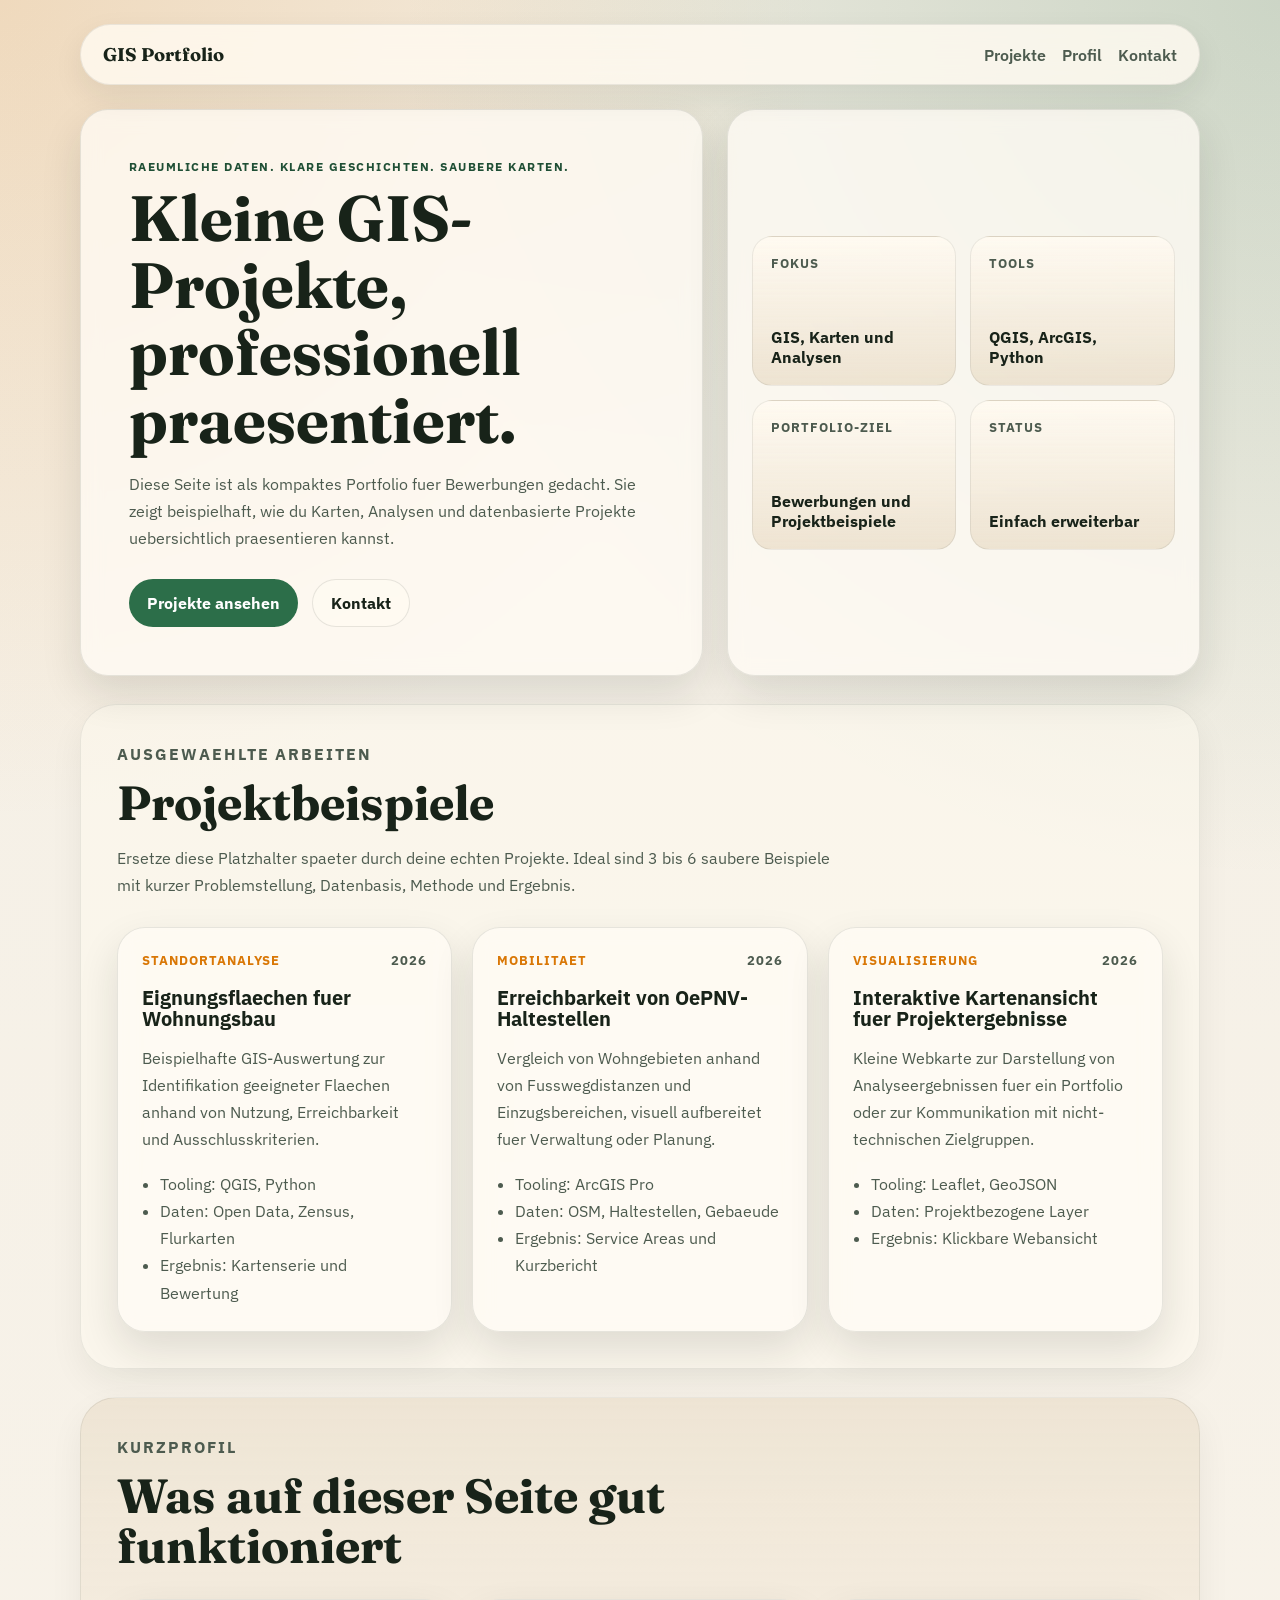
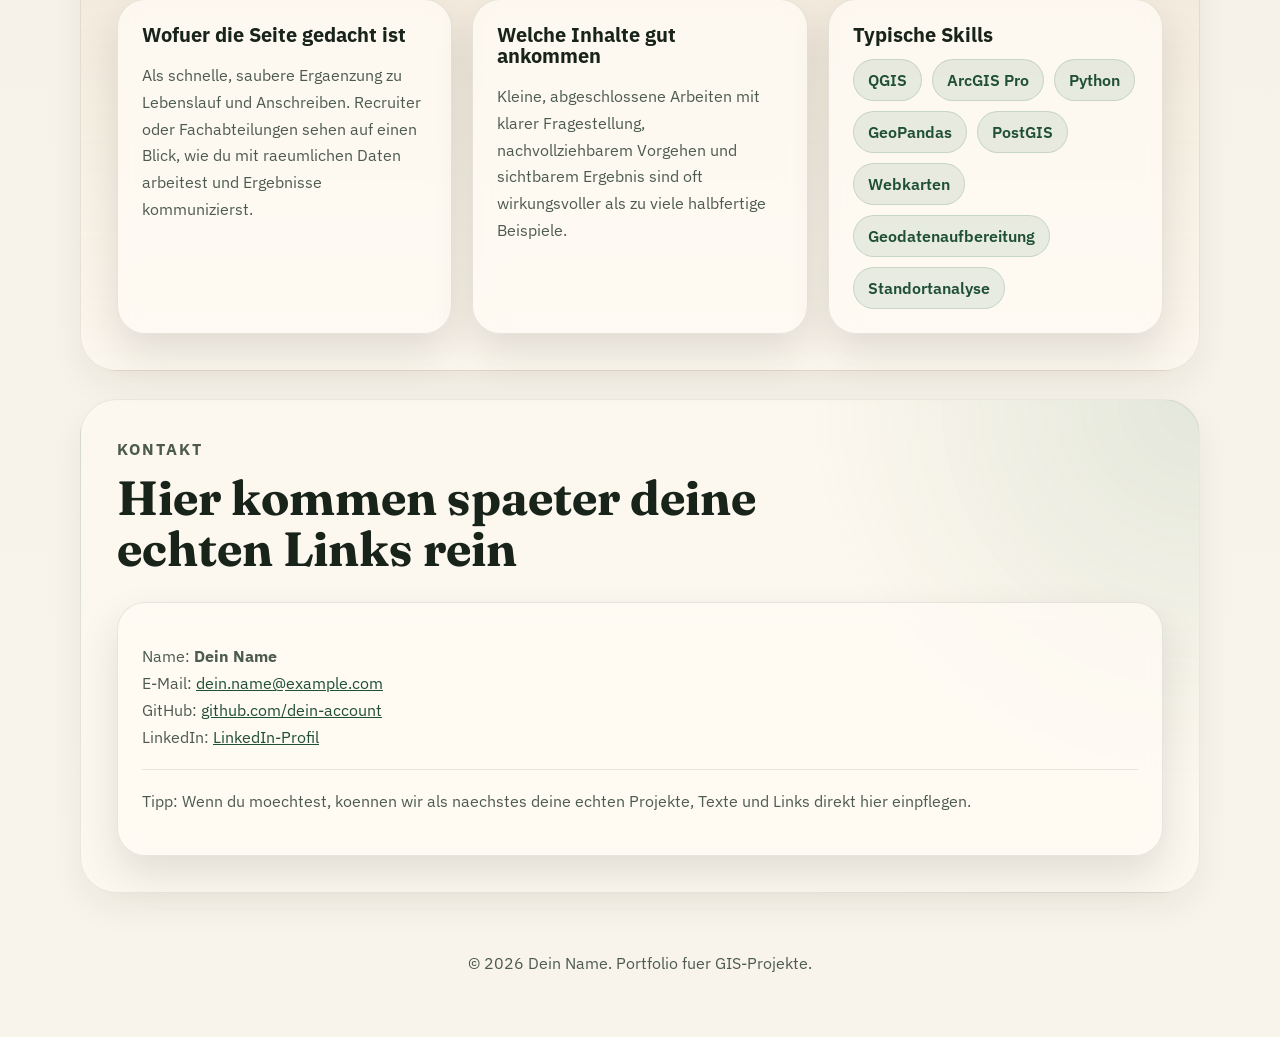
<file: _starter_backup/index.html>
<!DOCTYPE html>
<html lang="de">
<head>
  <meta charset="UTF-8">
  <meta name="viewport" content="width=device-width, initial-scale=1.0">
  <title>Portfolio GIS | Dein Name</title>
  <meta
    name="description"
    content="Portfolio-Seite fuer kleinere GIS-Projekte, Kartenanalysen und raeumliche Datenvisualisierung."
  >
  <link rel="preconnect" href="https://fonts.googleapis.com">
  <link rel="preconnect" href="https://fonts.gstatic.com" crossorigin>
  <link
    href="https://fonts.googleapis.com/css2?family=IBM+Plex+Sans:wght@400;500;600;700&family=Fraunces:wght@500;600;700&display=swap"
    rel="stylesheet"
  >
  <link rel="stylesheet" href="styles.css">
</head>
<body>
  <div class="page-shell">
    <header class="site-header">
      <a class="brand" href="#top">GIS Portfolio</a>
      <nav class="site-nav" aria-label="Hauptnavigation">
        <a href="#projekte">Projekte</a>
        <a href="#profil">Profil</a>
        <a href="#kontakt">Kontakt</a>
      </nav>
    </header>

    <main id="top">
      <section class="hero">
        <div class="hero-copy">
          <p class="eyebrow">Raeumliche Daten. Klare Geschichten. Saubere Karten.</p>
          <h1>Kleine GIS-Projekte, professionell praesentiert.</h1>
          <p class="hero-text">
            Diese Seite ist als kompaktes Portfolio fuer Bewerbungen gedacht.
            Sie zeigt beispielhaft, wie du Karten, Analysen und datenbasierte
            Projekte uebersichtlich praesentieren kannst.
          </p>
          <div class="hero-actions">
            <a class="button button-primary" href="#projekte">Projekte ansehen</a>
            <a class="button button-secondary" href="#kontakt">Kontakt</a>
          </div>
        </div>

        <aside class="hero-panel" aria-label="Profiluebersicht">
          <div class="panel-grid">
            <div class="panel-card">
              <span class="panel-label">Fokus</span>
              <strong>GIS, Karten und Analysen</strong>
            </div>
            <div class="panel-card">
              <span class="panel-label">Tools</span>
              <strong>QGIS, ArcGIS, Python</strong>
            </div>
            <div class="panel-card">
              <span class="panel-label">Portfolio-Ziel</span>
              <strong>Bewerbungen und Projektbeispiele</strong>
            </div>
            <div class="panel-card">
              <span class="panel-label">Status</span>
              <strong>Einfach erweiterbar</strong>
            </div>
          </div>
        </aside>
      </section>

      <section class="section" id="projekte">
        <div class="section-heading">
          <p class="eyebrow">Ausgewaehlte Arbeiten</p>
          <h2>Projektbeispiele</h2>
          <p>
            Ersetze diese Platzhalter spaeter durch deine echten Projekte.
            Ideal sind 3 bis 6 saubere Beispiele mit kurzer Problemstellung,
            Datenbasis, Methode und Ergebnis.
          </p>
        </div>

        <div class="project-grid">
          <article class="project-card reveal">
            <div class="project-topline">
              <span class="project-tag">Standortanalyse</span>
              <span class="project-year">2026</span>
            </div>
            <h3>Eignungsflaechen fuer Wohnungsbau</h3>
            <p>
              Beispielhafte GIS-Auswertung zur Identifikation geeigneter Flaechen
              anhand von Nutzung, Erreichbarkeit und Ausschlusskriterien.
            </p>
            <ul class="project-meta">
              <li>Tooling: QGIS, Python</li>
              <li>Daten: Open Data, Zensus, Flurkarten</li>
              <li>Ergebnis: Kartenserie und Bewertung</li>
            </ul>
          </article>

          <article class="project-card reveal">
            <div class="project-topline">
              <span class="project-tag">Mobilitaet</span>
              <span class="project-year">2026</span>
            </div>
            <h3>Erreichbarkeit von OePNV-Haltestellen</h3>
            <p>
              Vergleich von Wohngebieten anhand von Fusswegdistanzen und
              Einzugsbereichen, visuell aufbereitet fuer Verwaltung oder Planung.
            </p>
            <ul class="project-meta">
              <li>Tooling: ArcGIS Pro</li>
              <li>Daten: OSM, Haltestellen, Gebaeude</li>
              <li>Ergebnis: Service Areas und Kurzbericht</li>
            </ul>
          </article>

          <article class="project-card reveal">
            <div class="project-topline">
              <span class="project-tag">Visualisierung</span>
              <span class="project-year">2026</span>
            </div>
            <h3>Interaktive Kartenansicht fuer Projektergebnisse</h3>
            <p>
              Kleine Webkarte zur Darstellung von Analyseergebnissen fuer ein
              Portfolio oder zur Kommunikation mit nicht-technischen Zielgruppen.
            </p>
            <ul class="project-meta">
              <li>Tooling: Leaflet, GeoJSON</li>
              <li>Daten: Projektbezogene Layer</li>
              <li>Ergebnis: Klickbare Webansicht</li>
            </ul>
          </article>
        </div>
      </section>

      <section class="section section-alt" id="profil">
        <div class="section-heading">
          <p class="eyebrow">Kurzprofil</p>
          <h2>Was auf dieser Seite gut funktioniert</h2>
        </div>

        <div class="profile-layout">
          <div class="profile-card reveal">
            <h3>Wofuer die Seite gedacht ist</h3>
            <p>
              Als schnelle, saubere Ergaenzung zu Lebenslauf und Anschreiben.
              Recruiter oder Fachabteilungen sehen auf einen Blick, wie du mit
              raeumlichen Daten arbeitest und Ergebnisse kommunizierst.
            </p>
          </div>

          <div class="profile-card reveal">
            <h3>Welche Inhalte gut ankommen</h3>
            <p>
              Kleine, abgeschlossene Arbeiten mit klarer Fragestellung,
              nachvollziehbarem Vorgehen und sichtbarem Ergebnis sind oft
              wirkungsvoller als zu viele halbfertige Beispiele.
            </p>
          </div>

          <div class="skill-card reveal">
            <h3>Typische Skills</h3>
            <div class="skill-list">
              <span>QGIS</span>
              <span>ArcGIS Pro</span>
              <span>Python</span>
              <span>GeoPandas</span>
              <span>PostGIS</span>
              <span>Webkarten</span>
              <span>Geodatenaufbereitung</span>
              <span>Standortanalyse</span>
            </div>
          </div>
        </div>
      </section>

      <section class="section contact-section" id="kontakt">
        <div class="section-heading">
          <p class="eyebrow">Kontakt</p>
          <h2>Hier kommen spaeter deine echten Links rein</h2>
        </div>

        <div class="contact-card reveal">
          <p>
            Name: <strong>Dein Name</strong><br>
            E-Mail: <a href="mailto:dein.name@example.com">dein.name@example.com</a><br>
            GitHub: <a href="https://github.com/dein-account">github.com/dein-account</a><br>
            LinkedIn: <a href="https://www.linkedin.com/">LinkedIn-Profil</a>
          </p>
          <p class="contact-note">
            Tipp: Wenn du moechtest, koennen wir als naechstes deine echten
            Projekte, Texte und Links direkt hier einpflegen.
          </p>
        </div>
      </section>
    </main>

    <footer class="site-footer">
      <p>&copy; <span id="year"></span> Dein Name. Portfolio fuer GIS-Projekte.</p>
    </footer>
  </div>

  <script src="script.js"></script>
</body>
</html>
</file>
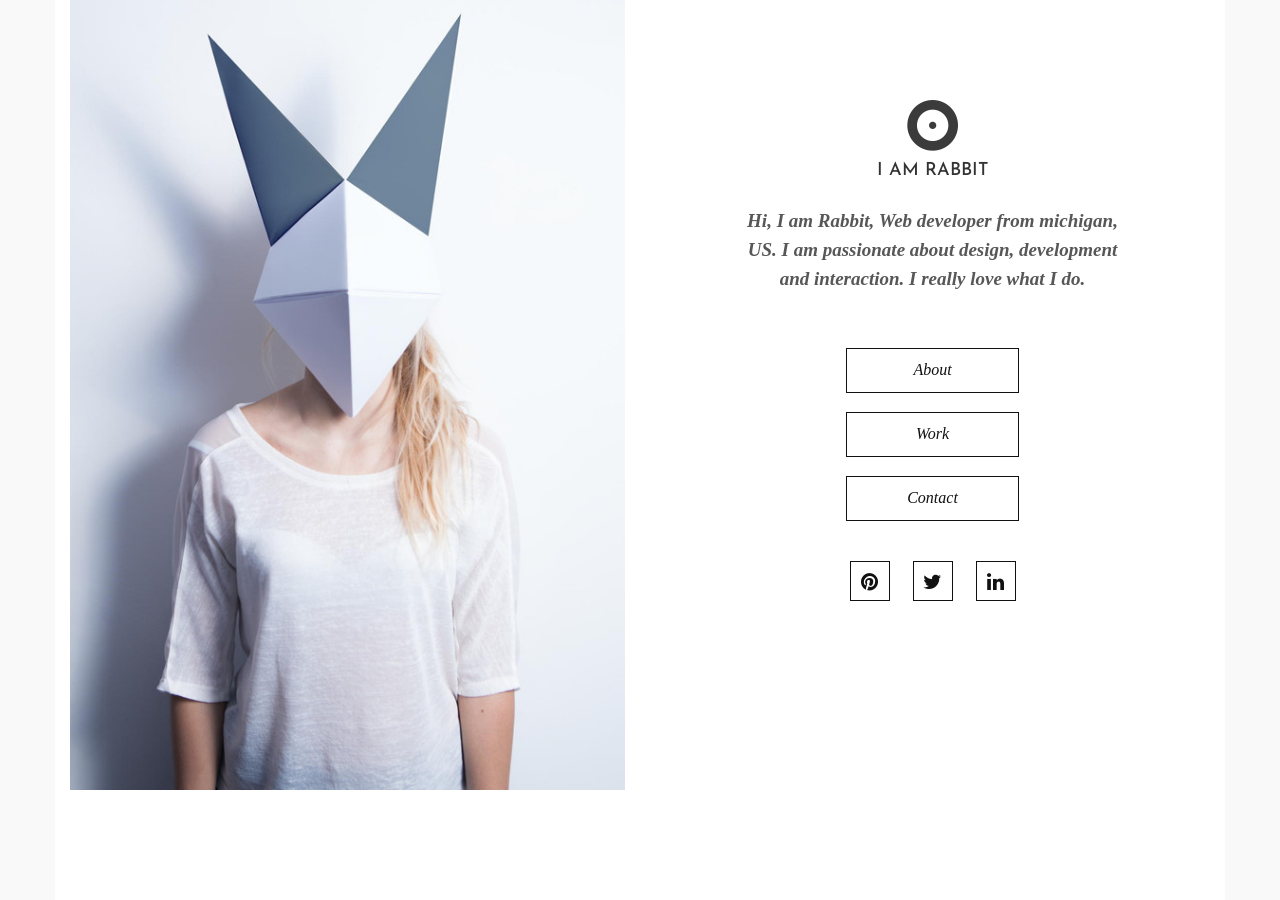
<file: templates_website/100-template-list-1.0/36 rabbit/index.html>
<!DOCTYPE html>
<html lang="en">
    <head>
        <meta charset="utf-8">
        <meta http-equiv="X-UA-Compatible" content="IE=edge">
        <meta name="viewport" content="width=device-width, initial-scale=1">

        <title>Rabbit : Home</title>
        <link rel="icon" type="image/icon" href="assets/images/tabicon.ico">

        <link rel="stylesheet" type="text/css" href="">
        <link href="assets/css/bootstrap.min.css" rel="stylesheet">
        <link href="assets/css/bootstrap-theme.min.css" rel="stylesheet">
        <link href="assets/css/font-awesome.min.css" rel="stylesheet">
        <link href="https://fonts.googleapis.com/css?family=Open+Sans:400,400i,600,700,700i" rel="stylesheet">
        <link href="https://fonts.googleapis.com/css?family=Crimson+Text:400,700,700i|Josefin+Sans:700" rel="stylesheet">
        <link href="assets/css/main.css" rel="stylesheet">
        <link rel="icon" href="assets/images/logo.png">
        <link rel="stylesheet" href="https://cdnjs.cloudflare.com/ajax/libs/animate.css/3.5.2/animate.min.css">
        
    </head>

    <body>
        <div id="index">                                           <!-- Index starts here -->
            <div class="container main">
                <div class="row home">
                    <div id = "index_left" class="col-md-6 left">
                        <img class="img-responsive img-rabbit" src="assets/images/home.jpg">
                    </div>
                    <div id = "index_right" class="col-md-6 text-center right">
                        <div class="logo">
                            <img src="assets/images/logo.png">
                            <h4>I am rabbit</h4>
                        </div>
                        <p class="home-description">
                            Hi, I am Rabbit, Web developer from michigan, US. I am passionate about design, development and interaction. I really love what I do.
                        </p>
                        <div class="btn-group-vertical custom_btn animated slideinright">
                            <div id="about" class="btn btn-rabbit">About</div>
                            <div id="work" class="btn btn-rabbit">Work</div>
                            <div id="contact" class="btn btn-rabbit">Contact</div>
                        </div>      
                        <div class="social">
                            <a href="#"><i class="fa fa-pinterest" aria-hidden="true"></i></a>
                            <a href="#"><i class="fa fa-twitter" aria-hidden="true"></i></a>
                            <a href="#"><i class="fa fa-linkedin" aria-hidden="true"></i></a>
                        </div>
                    </div>
                </div>

                
            </div>
        </div>                                                      <!-- index ends here -->

        <div id="about_scroll" class="pages ">                      <!-- about strats here  -->
            <div class="container main">
                <div class="row">
                    <div class="col-md-6 left" id="about_left">
                        <img class="img-responsive img-rabbit" src="assets/images/about.jpg">
                    </div>

                    <div class="col-md-6 right" id="about_right">
                        <a href="#index" class="btn btn-rabbit back"> <i class="fa fa-angle-left" aria-hidden="true"></i> Back to home </a>
                        <div id="watermark">
                            <h2 class="page-title" text-center>About</h2>
                            <div class="marker">a</div>
                        </div>
                        <p class='subtitle'>Hi, I am chris Howard. A freelance web designer, front-end developer and digital planner based in US.
                        </p>
                        <p class="info">"Lorem ipsum dolor sit amet, consectetur adipiscing elit, sed do eiusmod tempor incididunt ut labore et dolore magna aliqua. Ut enim ad minim veniam, quis nostrud exercitation ullamco laboris nisi ut aliquip ex ea commodo consequat. Duis aute irure dolor in reprehenderit in voluptate velit esse cillum dolore eu fugiat nulla pariatur. Excepteur sint occaecat cupidatat non proident, sunt in culpa qui officia deserunt mollit anim id est laborum.Lorem ipsum dolor sit amet, consectetur adipiscing elit, sed do eiusmod tempor incididunt ut labore et dolore magna aliqua. Ut enim ad minim veniam, quis nostrud exercitation ullamco laboris nisi ut aliquip ex ea commodo consequat."</p>  
                    </div>
                </div>
            </div>            
        </div>                                                                <!-- About ends here -->


        
        <div id="work_scroll" class="pages">                                  <!-- Work starts here -->
            <div class="container main">
                <div class="row">
                    <div class="col-md-6" id="work_left">
                        <div id="owl-demo" class="owl-carousel owl-theme">
                            <div class="item"><img class="img-responsive img-rabbit" src="assets/images/work.jpg"></div>
                            <div class="item"><img class="img-responsive img-rabbit" src="assets/images/home.jpg"></div>
                            <div class="item"><img class="img-responsive img-rabbit" src="assets/images/contact.jpg"></div>
                        </div>
                    </div>

                    <div class="col-md-6" id="work_right">
                        <a href="#index" class="btn btn-rabbit back"> <i class="fa fa-angle-left" aria-hidden="true"></i> Back to Home </a>
                        <div id="watermark">
                            <h2 class="page-title" text-center>Work</h2>
                            <div class="marker">w</div>
                        </div>
                        <p class='subtitle'>This is a selection of my web design and development work. I've been involve in many different types of project.
                        </p>
                        <p class="info">There are many variations of passages of Lorem Ipsum available, but the majority have suffered alteration in some form, by injected humour, or randomised words which don't look even slightly believable. If you are going to use a passage of Lorem Ipsum, you need to be sure there isn't anything embarrassing hidden in the middle of text. All the Lorem Ipsum generators on the Internet tend to repeat predefined chunks as necessary, making this the first true generator on the Internet. It uses a dictionary of over 200 Latin words, combined with a handful of model sentence structures, to generate Lorem Ipsum which looks reasonable. The generated Lorem Ipsum is therefore always free from repetition, injected humour, or non-characteristic words etc.</p>
                    </div>
                </div>
            </div>    
        </div>                                                                 <!-- Work ends here  -->


        <div id="contact_scroll" class="pages">                             <!-- Contact starts here -->
            <div class="container main">
                <div class="row">
                    <div class="col-md-6 left" id="contact_left">
                        <img class="img-responsive img-rabbit" src="assets/images/contact.jpg">
                    </div>

                    <div class="col-md-6 right" id="contact_right">
                        <a href="#index" class="btn btn-rabbit back"> <i class="fa fa-angle-left" aria-hidden="true"></i> Back to Home </a>
                        <div id="watermark">
                            <h2 class="page-title" text-center>Contact</h2>
                            <div class="marker">c</div>
                        </div>
                        <p class='subtitle'>I'm based in cheltenham in the UK, not far from Bristol, Birmingham, Oxford and Swindom. Drop me a line.
                        </p>
                        <!-- form -->
                        <form class="form_edit"> 
                            <div class="form-group">
                                <input type="name" class="form-control" id="exampleInputName" placeholder="Name">
                            </div>

                            <div class="form-group">
                            <input type="email" class="form-control" id="exampleInputEmail1" placeholder="Email">
                            </div>

                            <div class="form-group">
                            <textarea class="form-control" rows="5" placeholder="Message"></textarea>
                            </div>
                            <button type="submit" class="btn btn-rabbit submit">Send Message</button>
                        </form>
                    </div>
                </div>
            </div>
       
            <footer class="text-center">
                <div class="container bottom">
                    <div class="row">
                        <div class="col-sm-12">
                            <p>Made with <i class="fa fa-heartbeat" aria-hidden="true"></i> by <a href="https://themewagon.com/">Themewagon</a></p>
                        </div>
                    </div>
                </div>
            </footer>
            
        </div>                                                              <!-- Contact ends here -->
        
        <script src="https://ajax.googleapis.com/ajax/libs/jquery/3.1.1/jquery.min.js"></script>
        <script src="assets/js/bootstrap.min.js"></script>
        <script src="assets/js/script.js"></script>
    </body>
</html>
</file>
<file: _starter_backup/styles.css>
:root {
  --bg: #f4efe5;
  --bg-accent: #e3d3b9;
  --surface: rgba(255, 251, 245, 0.76);
  --surface-strong: #fffaf1;
  --ink: #182319;
  --muted: #4d5b4f;
  --line: rgba(24, 35, 25, 0.1);
  --primary: #2c6e49;
  --primary-dark: #1f4f35;
  --highlight: #d97706;
  --shadow: 0 18px 40px rgba(24, 35, 25, 0.12);
  --radius-lg: 28px;
  --radius-md: 20px;
  --radius-sm: 14px;
}

* {
  box-sizing: border-box;
}

html {
  scroll-behavior: smooth;
}

body {
  margin: 0;
  font-family: "IBM Plex Sans", "Segoe UI", sans-serif;
  color: var(--ink);
  background:
    radial-gradient(circle at top left, rgba(217, 119, 6, 0.18), transparent 28%),
    radial-gradient(circle at top right, rgba(44, 110, 73, 0.2), transparent 30%),
    linear-gradient(180deg, var(--bg) 0%, #f9f4eb 100%);
  min-height: 100vh;
}

a {
  color: inherit;
}

.page-shell {
  width: min(1120px, calc(100% - 32px));
  margin: 0 auto;
  padding: 24px 0 48px;
}

.site-header {
  position: sticky;
  top: 12px;
  z-index: 10;
  display: flex;
  align-items: center;
  justify-content: space-between;
  gap: 20px;
  padding: 18px 22px;
  margin-bottom: 24px;
  background: rgba(255, 250, 241, 0.82);
  border: 1px solid rgba(24, 35, 25, 0.08);
  border-radius: 999px;
  backdrop-filter: blur(16px);
  box-shadow: 0 12px 30px rgba(24, 35, 25, 0.08);
}

.brand {
  font-family: "Fraunces", Georgia, serif;
  font-size: 1.15rem;
  font-weight: 700;
  text-decoration: none;
}

.site-nav {
  display: flex;
  flex-wrap: wrap;
  gap: 16px;
}

.site-nav a {
  text-decoration: none;
  color: var(--muted);
  font-weight: 600;
}

.hero,
.section {
  margin-bottom: 28px;
}

.hero {
  display: grid;
  grid-template-columns: 1.25fr 0.95fr;
  gap: 24px;
  align-items: stretch;
}

.hero-copy,
.hero-panel,
.project-card,
.profile-card,
.skill-card,
.contact-card {
  background: var(--surface);
  border: 1px solid var(--line);
  border-radius: var(--radius-lg);
  box-shadow: var(--shadow);
  backdrop-filter: blur(10px);
}

.hero-copy {
  padding: 48px;
}

.eyebrow {
  margin: 0 0 10px;
  color: var(--primary-dark);
  text-transform: uppercase;
  letter-spacing: 0.12em;
  font-size: 0.78rem;
  font-weight: 700;
}

h1,
h2,
h3 {
  margin-top: 0;
  line-height: 1.05;
}

h1,
h2 {
  font-family: "Fraunces", Georgia, serif;
}

h1 {
  margin-bottom: 18px;
  font-size: clamp(2.8rem, 5vw, 5rem);
  max-width: 12ch;
}

h2 {
  margin-bottom: 14px;
  font-size: clamp(2rem, 4vw, 3rem);
}

h3 {
  margin-bottom: 14px;
  font-size: 1.25rem;
}

.hero-text,
.section-heading p,
.project-card p,
.profile-card p,
.contact-card p {
  font-size: 1.02rem;
  line-height: 1.65;
  color: var(--muted);
}

.hero-actions {
  display: flex;
  flex-wrap: wrap;
  gap: 14px;
  margin-top: 28px;
}

.button {
  display: inline-flex;
  align-items: center;
  justify-content: center;
  min-height: 48px;
  padding: 0 18px;
  border-radius: 999px;
  text-decoration: none;
  font-weight: 700;
  transition: transform 180ms ease, background-color 180ms ease;
}

.button:hover {
  transform: translateY(-2px);
}

.button-primary {
  background: var(--primary);
  color: #fff;
}

.button-secondary {
  background: rgba(255, 250, 241, 0.65);
  border: 1px solid var(--line);
}

.hero-panel {
  padding: 24px;
  display: flex;
  align-items: center;
}

.panel-grid {
  display: grid;
  grid-template-columns: repeat(2, minmax(0, 1fr));
  gap: 14px;
  width: 100%;
}

.panel-card {
  min-height: 150px;
  padding: 18px;
  background:
    linear-gradient(180deg, rgba(255, 250, 241, 0.9), rgba(227, 211, 185, 0.55));
  border-radius: var(--radius-md);
  border: 1px solid rgba(24, 35, 25, 0.08);
  display: flex;
  flex-direction: column;
  justify-content: space-between;
}

.panel-label,
.project-tag,
.project-year {
  font-size: 0.8rem;
  font-weight: 700;
  letter-spacing: 0.08em;
  text-transform: uppercase;
}

.panel-label,
.project-year {
  color: var(--muted);
}

.section {
  padding: 36px;
  background: rgba(255, 250, 241, 0.48);
  border: 1px solid rgba(24, 35, 25, 0.08);
  border-radius: 36px;
  box-shadow: 0 14px 34px rgba(24, 35, 25, 0.06);
}

.section-alt {
  background:
    linear-gradient(180deg, rgba(227, 211, 185, 0.42), rgba(255, 250, 241, 0.58));
}

.section-heading {
  max-width: 720px;
  margin-bottom: 28px;
}

.project-grid,
.profile-layout {
  display: grid;
  grid-template-columns: repeat(3, minmax(0, 1fr));
  gap: 20px;
}

.project-card,
.profile-card,
.skill-card,
.contact-card {
  padding: 24px;
}

.project-topline {
  display: flex;
  align-items: center;
  justify-content: space-between;
  gap: 12px;
  margin-bottom: 18px;
}

.project-tag {
  color: var(--highlight);
}

.project-meta {
  margin: 18px 0 0;
  padding-left: 18px;
  color: var(--muted);
  line-height: 1.7;
}

.skill-list {
  display: flex;
  flex-wrap: wrap;
  gap: 10px;
}

.skill-list span {
  padding: 10px 14px;
  border-radius: 999px;
  background: rgba(44, 110, 73, 0.1);
  border: 1px solid rgba(44, 110, 73, 0.18);
  color: var(--primary-dark);
  font-weight: 600;
}

.contact-section {
  background:
    radial-gradient(circle at top right, rgba(44, 110, 73, 0.12), transparent 32%),
    rgba(255, 250, 241, 0.65);
}

.contact-card a {
  color: var(--primary-dark);
}

.contact-note {
  margin-top: 18px;
  padding-top: 18px;
  border-top: 1px solid var(--line);
}

.site-footer {
  padding: 16px 8px 0;
  text-align: center;
  color: var(--muted);
}

.reveal {
  opacity: 0;
  transform: translateY(18px);
  transition: opacity 500ms ease, transform 500ms ease;
}

.reveal.is-visible {
  opacity: 1;
  transform: translateY(0);
}

@media (max-width: 920px) {
  .hero,
  .project-grid,
  .profile-layout {
    grid-template-columns: 1fr;
  }

  .hero-copy {
    padding: 36px 28px;
  }
}

@media (max-width: 640px) {
  .page-shell {
    width: min(100% - 20px, 1120px);
    padding-top: 14px;
  }

  .site-header {
    border-radius: 28px;
    padding: 18px;
    align-items: flex-start;
    flex-direction: column;
  }

  .section {
    padding: 24px 18px;
    border-radius: 28px;
  }

  .panel-grid {
    grid-template-columns: 1fr;
  }

  h1 {
    max-width: none;
  }
}
</file>
<file: templates_website/100-template-list-1.0/36 rabbit/assets/css/main.css>
body{
	background-color: #f9f9f9;
	font-family: "Crimson Text";
}

.main{
	background: #fff;
}

.home-description{
	font-style: italic;
	font-weight: 600;
	font-family: "Crimson";
	font-size: 19px;
    padding-top: 15px;
    padding-bottom: 25px;
    line-height: 29px;

}

.social a i{
	height: 40px;
	width: 40px;
	border: 1px solid #111;
	line-height: 40px;
	margin: 0 10px;
	color: #111;
	font-size: 20px;
	padding-bottom: 20px;
	}

.social a:hover i{
	color: #fff;
	border-color: #bb9e7d;
	background-color: #bb9e7d;
	}


@media (min-width: 778px)
{
		.main{
			height: 100vh;
			overflow: hidden;
		}

		.img-rabbit{
			/*margin: 0 -15px;*/
		}

		.btn-group-vertical{
    		padding: 20px 87.5px;
    	}

    	.info{
			font-family: "Crimson";
			line-height: 28px;
		    font-size: 16px;
		    padding-top: 15px;
		    padding-right: 50px;
		}
		
		.home-description{
			padding-right: 90px;
			padding-left: 90px;
			
		}
}
.img-rabbit{
	width: 100%;
}
.btn-rabbit{
	background-color: #fff;
	color: #111;
	font-style: italic;
	border: 1px solid #111;
	border-radius: 0px !important;
	transition: all 0.4s ease-in-out;
	margin-bottom: 20px;
	font-family: "Crimson";
	font-size: 13px;
	}

.btn-rabbit:hover{
	color: #fff;
	background-color: #bb9e7d;
	border-color: #bb9e7d;}

p{
	color: #585757;
	font-size: 16px;
	
}

.page-title{
	text-transform: uppercase;
	font-family: 'Josefin Sans';
}

/*Home Style*/
.logo{
	padding-top: 100px;
	text-transform: uppercase;
	font-size: 12px;
}

.logo h4{
	font-family: 'Josefin Sans';
}


footer{
	padding: 22px 0 10px 0;
	font-style: italic;
	}


.back{
    width: 170px;    
    font-family: "Crimson";
    font-size: 17px;
    font-style: italic;
    vertical-align: middle;
    text-align: center;
    display: block;
    clear: both;
    margin-top: 70px;	 
}

.back i{
	margin-left: -40px;
    margin-right: 17px;
    font-size: 20px;
}


.form-control{
	margin-top: 30px;
	width: 75%;

}

.btn{
	padding: 10px 60px;
	height: 45px;
	font-size: 16px;
}

.btn-group-vertical{
    font-family: "Josefin Sans";    
}

.about{
	font-family: "Josefin Sans";
	/*margin-top: 35px;*/
	/*margin-bottom: 25px;*/
	font-size: 32px;
	
}
.form-control{
	font-style: italic;
	border-radius: 0;
	font-family: "Crimson";
	font-size: 16px;
}

.page-title{
	
	font-size: 32px;
	font-family: "Josefin Sans";
}

.fa-heartbeat{
	    color: #bb9e7d;
}

::selection {
	color: #fff;
   	background-color: #bb9e7d;
}

.bottom{
	padding-right: 20px;
}

.page-title{
	position: relative;
	display: inline-block;
}

.page-title:after,.page-title:before{
	content: '';
	position: absolute;
	height: 1px;
	background-color: black;
	left: 0;
	margin: 2px;
}

.social{
	padding-bottom: 15px;
}

.submit{

	font-family: "Crimson"
	font-size: 16px;
}

.subtitle{
	font-style: italic;
	font-weight: 600;
	font-size: 20px;
	color: #3b3b3b;
	line-height: 28px;
	font-family: "Crimson";
	margin-top: 15px;
	margin-bottom: 20px;
	padding-right: 40px;

	}
.page-title:after{
	width: 75%;
	top: -9px;

}

.page-title:before{
	width: 40%;
	bottom: -7px;
}

#watermark .marker{
	position: absolute;
	font-size: 60px;
	opacity: 0.1;
	font-family: "Josefin Sans";
	text-transform: uppercase;
	left: 0;
	top: -5px;
}

#watermark{
	position: relative;
}

.item{
	
	background-color: #313131;
	color: #f9f9f9;
}

#owl-demo .item img{
    display: block;
    width: 100%;
    height: auto;
    /*margin-left: 0px;*/
}

.owl-theme .owl-controls {
    margin-top: 10px;
    margin-right: 10px;
    text-align: center;
    width: 100%;
    position: absolute;
    top: calc(44% - 40px);
		}

.owl-next{
	right: 0;
	padding-right: 1px;

}

.owl-prev{
	left: 0;
	padding-left: 1px;
}



.owl-theme .owl-controls .owl-nav [class*=owl-]{
	position: absolute;
	border-radius: 0px;
	font-size: 21px;
	padding: 15px 20px;
	margin: 0px;
	background-color: #fff; 

}

.owl-theme .owl-controls .owl-nav [class*=owl-] i{
	color: #333;
	
}

.owl-theme .owl-controls .owl-nav [class*=owl-]:hover{
	background-color: #bb9e7d;
	border-color: #bb9e7d;
}
.owl-theme .owl-controls .owl-nav [class*=owl-]:hover i{
	color: #fff;
}
@media (max-width: 1024px) and (orientation: landscape){
	.main{
		height: auto;
	}
}
.custom_btn{
  -vendor-animation-duration: 3s;
  -vendor-animation-delay: 2s;
  -vendor-animation-iteration-count: infinite;
}
.show{
	display: block;
}
</file>
